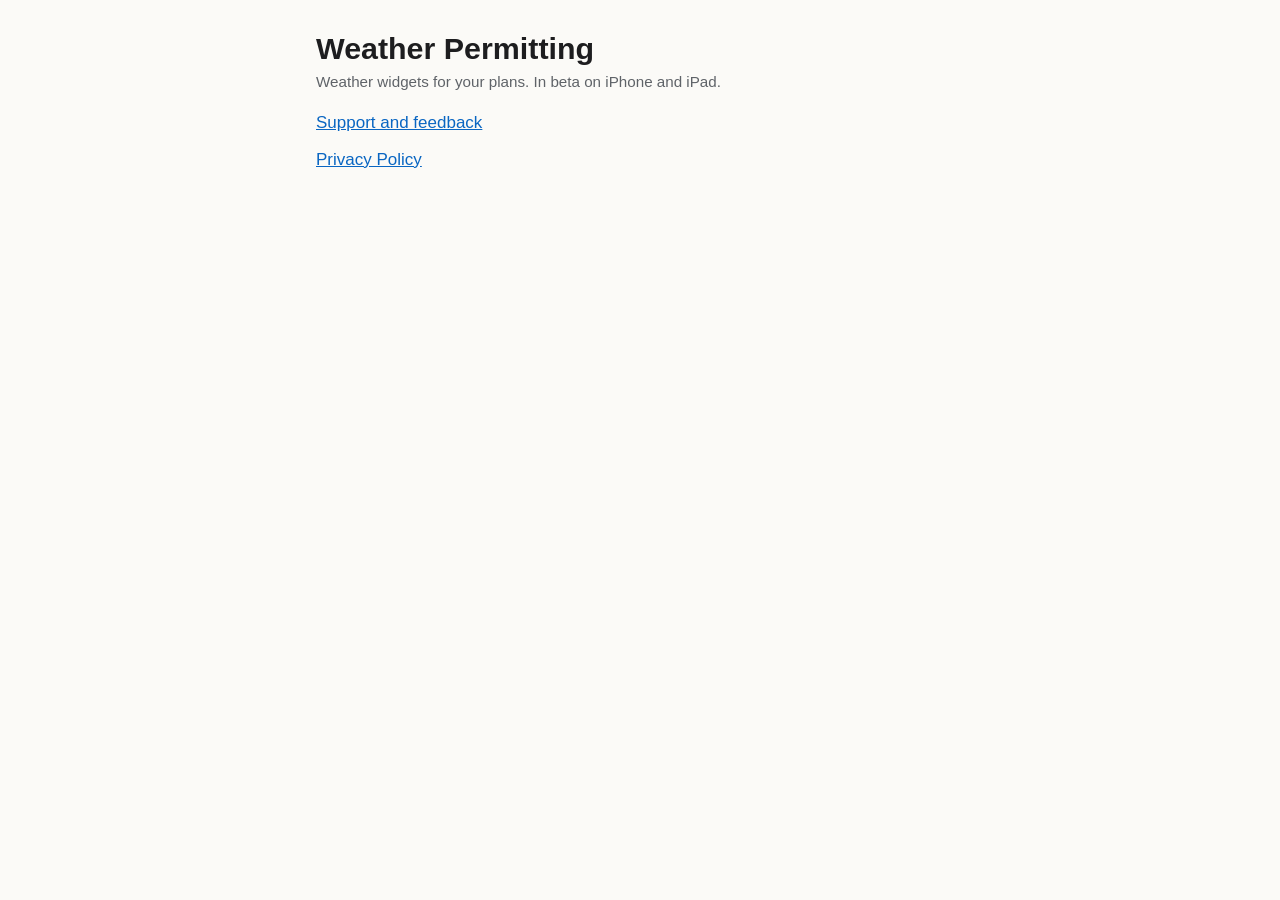
<file: index.html>
<!doctype html>
<html lang="en">
<head>
<meta charset="utf-8">
<meta name="viewport" content="width=device-width, initial-scale=1">
<meta name="color-scheme" content="light dark">
<meta name="referrer" content="no-referrer">
<title>Weather Permitting</title>
<link rel="stylesheet" href="style.css">
</head>
<body>
<main>
<h1>Weather Permitting</h1>
<p class="meta">Weather widgets for your plans. In beta on iPhone and iPad.</p>
<ul class="card-links">
<li><a href="support.html">Support and feedback</a></li>
<li><a href="privacy.html">Privacy Policy</a></li>
</ul>
</main>
</body>
</html>
</file>
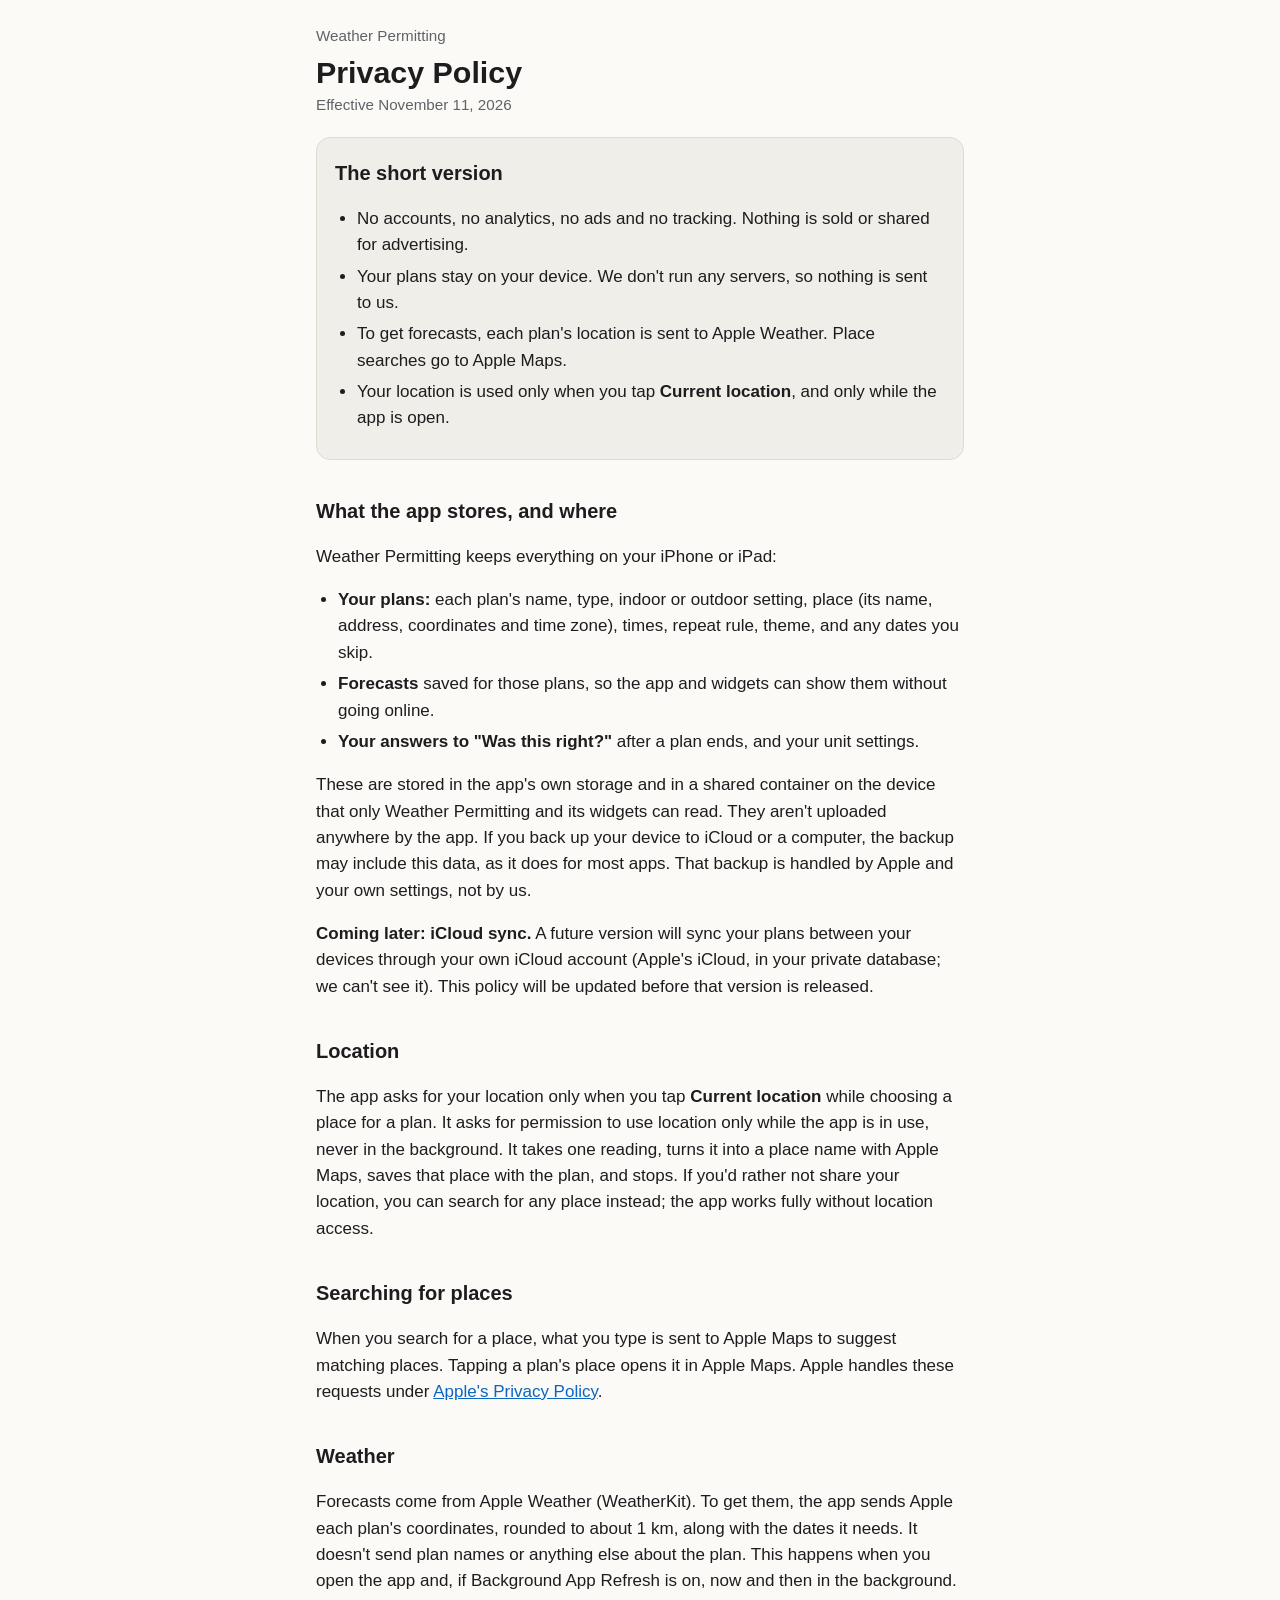
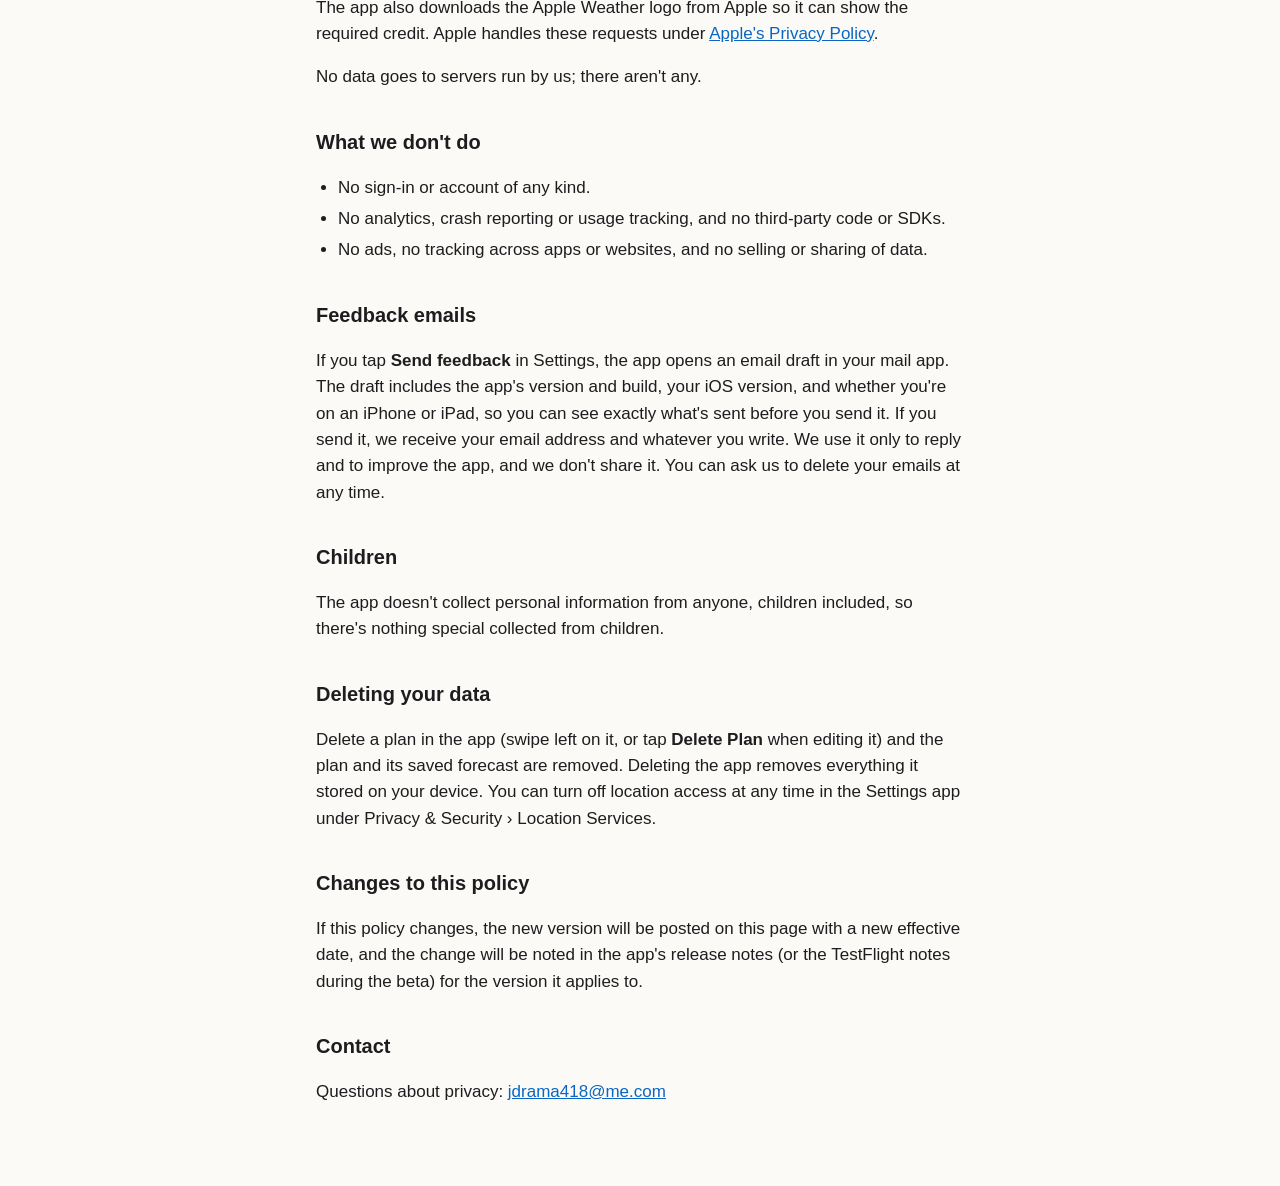
<file: privacy.html>
<!doctype html>
<html lang="en">
<head>
<meta charset="utf-8">
<meta name="viewport" content="width=device-width, initial-scale=1">
<meta name="color-scheme" content="light dark">
<meta name="referrer" content="no-referrer">
<title>Privacy Policy · Weather Permitting</title>
<link rel="stylesheet" href="style.css">
</head>
<body>
<main>
<p class="crumb"><a href="./">Weather Permitting</a></p>
<h1>Privacy Policy</h1>
<p class="meta">Effective November 11, 2026</p>

<section class="summary">
<h2>The short version</h2>
<ul>
<li>No accounts, no analytics, no ads and no tracking. Nothing is sold or shared for advertising.</li>
<li>Your plans stay on your device. We don't run any servers, so nothing is sent to us.</li>
<li>To get forecasts, each plan's location is sent to Apple Weather. Place searches go to Apple Maps.</li>
<li>Your location is used only when you tap <b>Current location</b>, and only while the app is open.</li>
</ul>
</section>

<h2>What the app stores, and where</h2>
<p>Weather Permitting keeps everything on your iPhone or iPad:</p>
<ul>
<li><b>Your plans:</b> each plan's name, type, indoor or outdoor setting, place (its name, address, coordinates and time zone), times, repeat rule, theme, and any dates you skip.</li>
<li><b>Forecasts</b> saved for those plans, so the app and widgets can show them without going online.</li>
<li><b>Your answers to "Was this right?"</b> after a plan ends, and your unit settings.</li>
</ul>
<p>These are stored in the app's own storage and in a shared container on the device that only Weather Permitting and its widgets can read. They aren't uploaded anywhere by the app. If you back up your device to iCloud or a computer, the backup may include this data, as it does for most apps. That backup is handled by Apple and your own settings, not by us.</p>
<p><b>Coming later: iCloud sync.</b> A future version will sync your plans between your devices through your own iCloud account (Apple's iCloud, in your private database; we can't see it). This policy will be updated before that version is released.</p>

<h2>Location</h2>
<p>The app asks for your location only when you tap <b>Current location</b> while choosing a place for a plan. It asks for permission to use location only while the app is in use, never in the background. It takes one reading, turns it into a place name with Apple Maps, saves that place with the plan, and stops. If you'd rather not share your location, you can search for any place instead; the app works fully without location access.</p>

<h2>Searching for places</h2>
<p>When you search for a place, what you type is sent to Apple Maps to suggest matching places. Tapping a plan's place opens it in Apple Maps. Apple handles these requests under <a href="https://www.apple.com/legal/privacy/">Apple's Privacy Policy</a>.</p>

<h2>Weather</h2>
<p>Forecasts come from Apple Weather (WeatherKit). To get them, the app sends Apple each plan's coordinates, rounded to about 1 km, along with the dates it needs. It doesn't send plan names or anything else about the plan. This happens when you open the app and, if Background App Refresh is on, now and then in the background. The app also downloads the Apple Weather logo from Apple so it can show the required credit. Apple handles these requests under <a href="https://www.apple.com/legal/privacy/">Apple's Privacy Policy</a>.</p>
<p>No data goes to servers run by us; there aren't any.</p>

<h2>What we don't do</h2>
<ul>
<li>No sign-in or account of any kind.</li>
<li>No analytics, crash reporting or usage tracking, and no third-party code or SDKs.</li>
<li>No ads, no tracking across apps or websites, and no selling or sharing of data.</li>
</ul>

<h2>Feedback emails</h2>
<p>If you tap <b>Send feedback</b> in Settings, the app opens an email draft in your mail app. The draft includes the app's version and build, your iOS version, and whether you're on an iPhone or iPad, so you can see exactly what's sent before you send it. If you send it, we receive your email address and whatever you write. We use it only to reply and to improve the app, and we don't share it. You can ask us to delete your emails at any time.</p>

<h2>Children</h2>
<p>The app doesn't collect personal information from anyone, children included, so there's nothing special collected from children.</p>

<h2>Deleting your data</h2>
<p>Delete a plan in the app (swipe left on it, or tap <b>Delete Plan</b> when editing it) and the plan and its saved forecast are removed. Deleting the app removes everything it stored on your device. You can turn off location access at any time in the Settings app under Privacy &amp; Security › Location Services.</p>

<h2>Changes to this policy</h2>
<p>If this policy changes, the new version will be posted on this page with a new effective date, and the change will be noted in the app's release notes (or the TestFlight notes during the beta) for the version it applies to.</p>

<h2>Contact</h2>
<p>Questions about privacy: <a href="mailto:jdrama418@me.com">jdrama418@me.com</a></p>
</main>
</body>
</html>
</file>
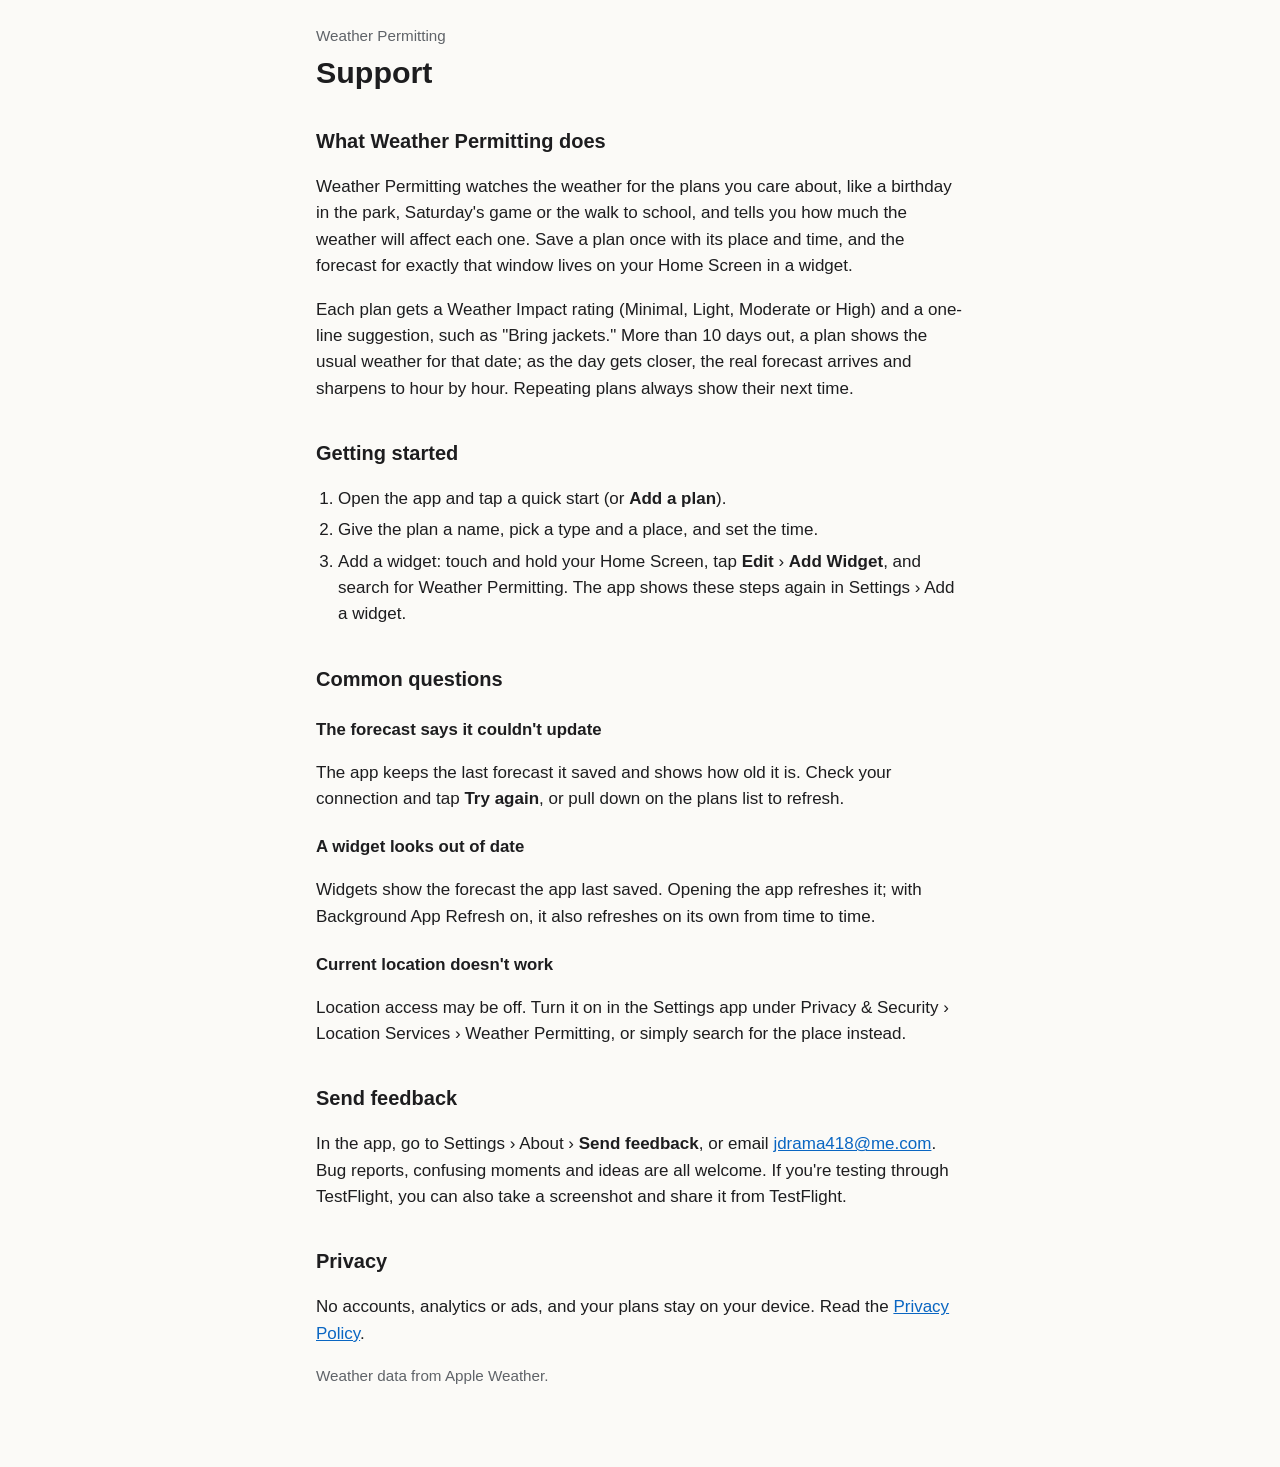
<file: support.html>
<!doctype html>
<html lang="en">
<head>
<meta charset="utf-8">
<meta name="viewport" content="width=device-width, initial-scale=1">
<meta name="color-scheme" content="light dark">
<meta name="referrer" content="no-referrer">
<title>Support · Weather Permitting</title>
<link rel="stylesheet" href="style.css">
</head>
<body>
<main>
<p class="crumb"><a href="./">Weather Permitting</a></p>
<h1>Support</h1>

<h2>What Weather Permitting does</h2>
<p>Weather Permitting watches the weather for the plans you care about, like a birthday in the park, Saturday's game or the walk to school, and tells you how much the weather will affect each one. Save a plan once with its place and time, and the forecast for exactly that window lives on your Home Screen in a widget.</p>
<p>Each plan gets a Weather Impact rating (Minimal, Light, Moderate or High) and a one-line suggestion, such as "Bring jackets." More than 10 days out, a plan shows the usual weather for that date; as the day gets closer, the real forecast arrives and sharpens to hour by hour. Repeating plans always show their next time.</p>

<h2>Getting started</h2>
<ol>
<li>Open the app and tap a quick start (or <b>Add a plan</b>).</li>
<li>Give the plan a name, pick a type and a place, and set the time.</li>
<li>Add a widget: touch and hold your Home Screen, tap <b>Edit</b> › <b>Add Widget</b>, and search for Weather Permitting. The app shows these steps again in Settings › Add a widget.</li>
</ol>

<h2>Common questions</h2>
<h3>The forecast says it couldn't update</h3>
<p>The app keeps the last forecast it saved and shows how old it is. Check your connection and tap <b>Try again</b>, or pull down on the plans list to refresh.</p>
<h3>A widget looks out of date</h3>
<p>Widgets show the forecast the app last saved. Opening the app refreshes it; with Background App Refresh on, it also refreshes on its own from time to time.</p>
<h3>Current location doesn't work</h3>
<p>Location access may be off. Turn it on in the Settings app under Privacy &amp; Security › Location Services › Weather Permitting, or simply search for the place instead.</p>

<h2>Send feedback</h2>
<p>In the app, go to Settings › About › <b>Send feedback</b>, or email <a href="mailto:jdrama418@me.com">jdrama418@me.com</a>. Bug reports, confusing moments and ideas are all welcome. If you're testing through TestFlight, you can also take a screenshot and share it from TestFlight.</p>

<h2>Privacy</h2>
<p>No accounts, analytics or ads, and your plans stay on your device. Read the <a href="privacy.html">Privacy Policy</a>.</p>

<p class="meta">Weather data from Apple Weather.</p>
</main>
</body>
</html>
</file>
<file: style.css>
:root {
  --bg: #fbfaf7;
  --ink: #1d1d1f;
  --muted: #5f6368;
  --link: #0a66c2;
  --panel: #f0eee8;
  --rule: #dedbd2;
}
@media (prefers-color-scheme: dark) {
  :root {
    --bg: #141416;
    --ink: #ececee;
    --muted: #a3a3a8;
    --link: #6cb4ff;
    --panel: #1f1f23;
    --rule: #333338;
  }
}
* { box-sizing: border-box; }
html { -webkit-text-size-adjust: 100%; }
body {
  margin: 0;
  background: var(--bg);
  color: var(--ink);
  font: 17px/1.55 -apple-system, BlinkMacSystemFont, "Segoe UI", Roboto, Helvetica, Arial, sans-serif;
}
main { max-width: 680px; margin: 0 auto; padding: 24px 16px 64px; }
h1 { font-size: 1.9rem; line-height: 1.2; margin: 0.2em 0 0.1em; }
h2 { font-size: 1.25rem; margin: 1.8em 0 0.4em; }
h3 { font-size: 1.05rem; margin: 1.3em 0 0.3em; }
p, li { overflow-wrap: anywhere; }
ul, ol { padding-left: 1.3em; }
li { margin: 0.3em 0; }
a { color: var(--link); }
.meta { color: var(--muted); font-size: 0.95rem; margin-top: 0; }
.crumb { margin: 0; font-size: 0.95rem; }
.crumb a { color: var(--muted); text-decoration: none; }
.summary { background: var(--panel); border: 1px solid var(--rule); border-radius: 14px; padding: 4px 18px 10px; margin-top: 20px; }
.summary h2 { margin-top: 0.8em; }
.card-links { list-style: none; padding: 0; }
.card-links li { margin: 0.6em 0; }
</file>
